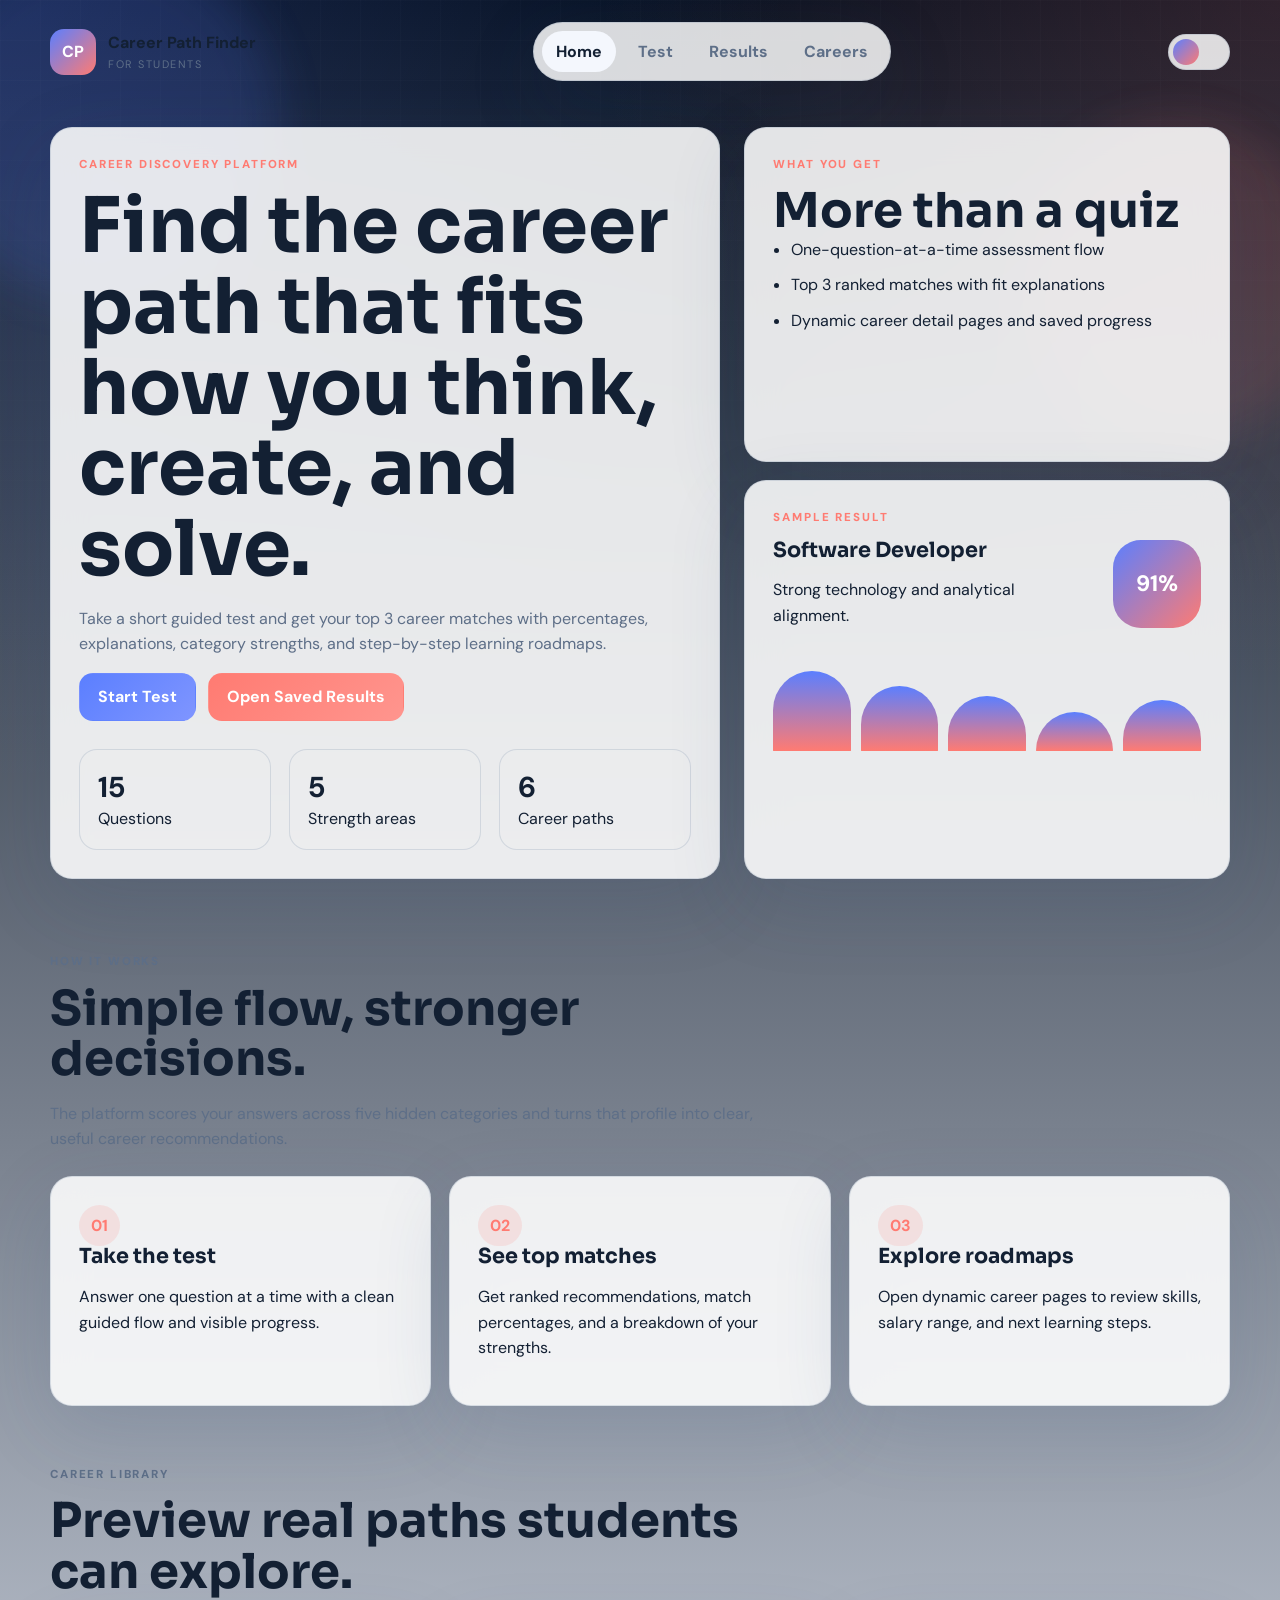
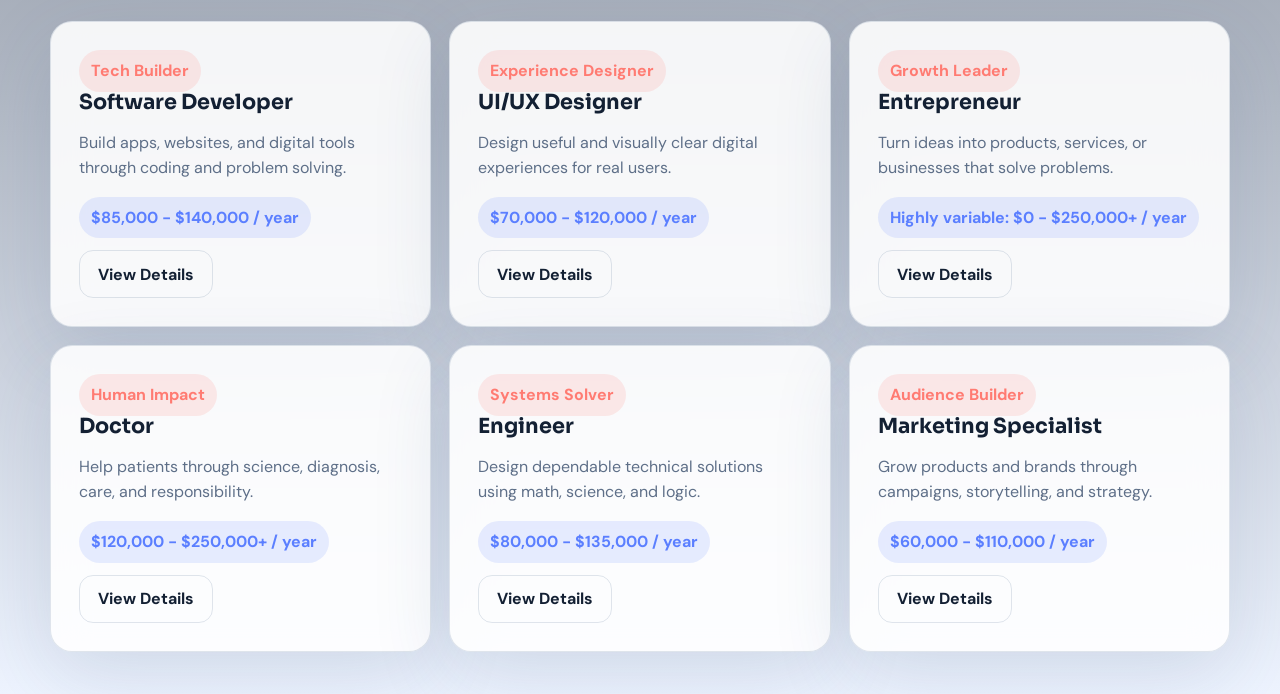
<file: index.html>
<!DOCTYPE html>
<html lang="en">
  <head>
    <meta charset="UTF-8" />
    <meta name="viewport" content="width=device-width, initial-scale=1.0" />
    <title>Career Path Finder for Students</title>
    <meta
      name="description"
      content="Discover the best career path for your personality, interests, and strengths through a polished student-friendly assessment."
    />
    <link rel="preconnect" href="https://fonts.googleapis.com" />
    <link rel="preconnect" href="https://fonts.gstatic.com" crossorigin />
    <link
      href="https://fonts.googleapis.com/css2?family=DM+Sans:wght@400;500;700;800&family=Sora:wght@600;700;800&display=swap"
      rel="stylesheet"
    />
    <link rel="stylesheet" href="styles.css" />
    <script src="data.js" defer></script>
    <script src="script.js" defer></script>
  </head>
  <body data-page="home">
    <div class="page-backdrop">
      <div class="glow glow--left"></div>
      <div class="glow glow--right"></div>
      <div class="noise-grid"></div>
    </div>

    <header class="site-header container">
      <a class="brand" href="index.html">
        <span class="brand__logo">CP</span>
        <span class="brand__text">
          <strong>Career Path Finder</strong>
          <small>for students</small>
        </span>
      </a>

      <nav class="nav" aria-label="Main navigation">
        <a href="index.html" data-nav="home">Home</a>
        <a href="test.html" data-nav="test">Test</a>
        <a href="results.html" data-nav="results">Results</a>
        <a href="career.html" data-nav="career">Careers</a>
      </nav>

      <button class="theme-toggle" id="themeToggle" type="button" aria-label="Toggle color theme">
        <span class="theme-toggle__thumb"></span>
      </button>
    </header>

    <main>
      <section class="hero container">
        <div class="hero__copy surface surface--hero">
          <p class="eyebrow">Career discovery platform</p>
          <h1>Find the career path that fits how you think, create, and solve.</h1>
          <p class="hero__lead">
            Take a short guided test and get your top 3 career matches with
            percentages, explanations, category strengths, and step-by-step learning roadmaps.
          </p>

          <div class="hero__actions">
            <a class="button button--primary" href="test.html">Start Test</a>
            <a class="button button--secondary" href="results.html">Open Saved Results</a>
          </div>

          <div class="stat-row">
            <article class="stat-chip">
              <strong>15</strong>
              <span>Questions</span>
            </article>
            <article class="stat-chip">
              <strong>5</strong>
              <span>Strength areas</span>
            </article>
            <article class="stat-chip">
              <strong>6</strong>
              <span>Career paths</span>
            </article>
          </div>
        </div>

        <div class="hero__panel">
          <article class="surface insight-card">
            <p class="eyebrow">What you get</p>
            <h2>More than a quiz</h2>
            <ul class="stack-list">
              <li>One-question-at-a-time assessment flow</li>
              <li>Top 3 ranked matches with fit explanations</li>
              <li>Dynamic career detail pages and saved progress</li>
            </ul>
          </article>

          <article class="surface preview-card">
            <p class="eyebrow">Sample result</p>
            <div class="preview-card__top">
              <div>
                <h3>Software Developer</h3>
                <p>Strong technology and analytical alignment.</p>
              </div>
              <div class="match-badge">91%</div>
            </div>
            <div class="mini-strengths">
              <span style="--fill: 91%"></span>
              <span style="--fill: 74%"></span>
              <span style="--fill: 62%"></span>
              <span style="--fill: 44%"></span>
              <span style="--fill: 58%"></span>
            </div>
          </article>
        </div>
      </section>

      <section class="section container">
        <div class="section-head">
          <p class="eyebrow">How it works</p>
          <h2>Simple flow, stronger decisions.</h2>
          <p>
            The platform scores your answers across five hidden categories and
            turns that profile into clear, useful career recommendations.
          </p>
        </div>

        <div class="steps-grid">
          <article class="surface step-card">
            <span class="step-card__index">01</span>
            <h3>Take the test</h3>
            <p>Answer one question at a time with a clean guided flow and visible progress.</p>
          </article>
          <article class="surface step-card">
            <span class="step-card__index">02</span>
            <h3>See top matches</h3>
            <p>Get ranked recommendations, match percentages, and a breakdown of your strengths.</p>
          </article>
          <article class="surface step-card">
            <span class="step-card__index">03</span>
            <h3>Explore roadmaps</h3>
            <p>Open dynamic career pages to review skills, salary range, and next learning steps.</p>
          </article>
        </div>
      </section>

      <section class="section container">
        <div class="section-head">
          <p class="eyebrow">Career library</p>
          <h2>Preview real paths students can explore.</h2>
        </div>
        <div class="career-grid" id="careerPreviewGrid"></div>
      </section>
    </main>
  </body>
</html>
</file>
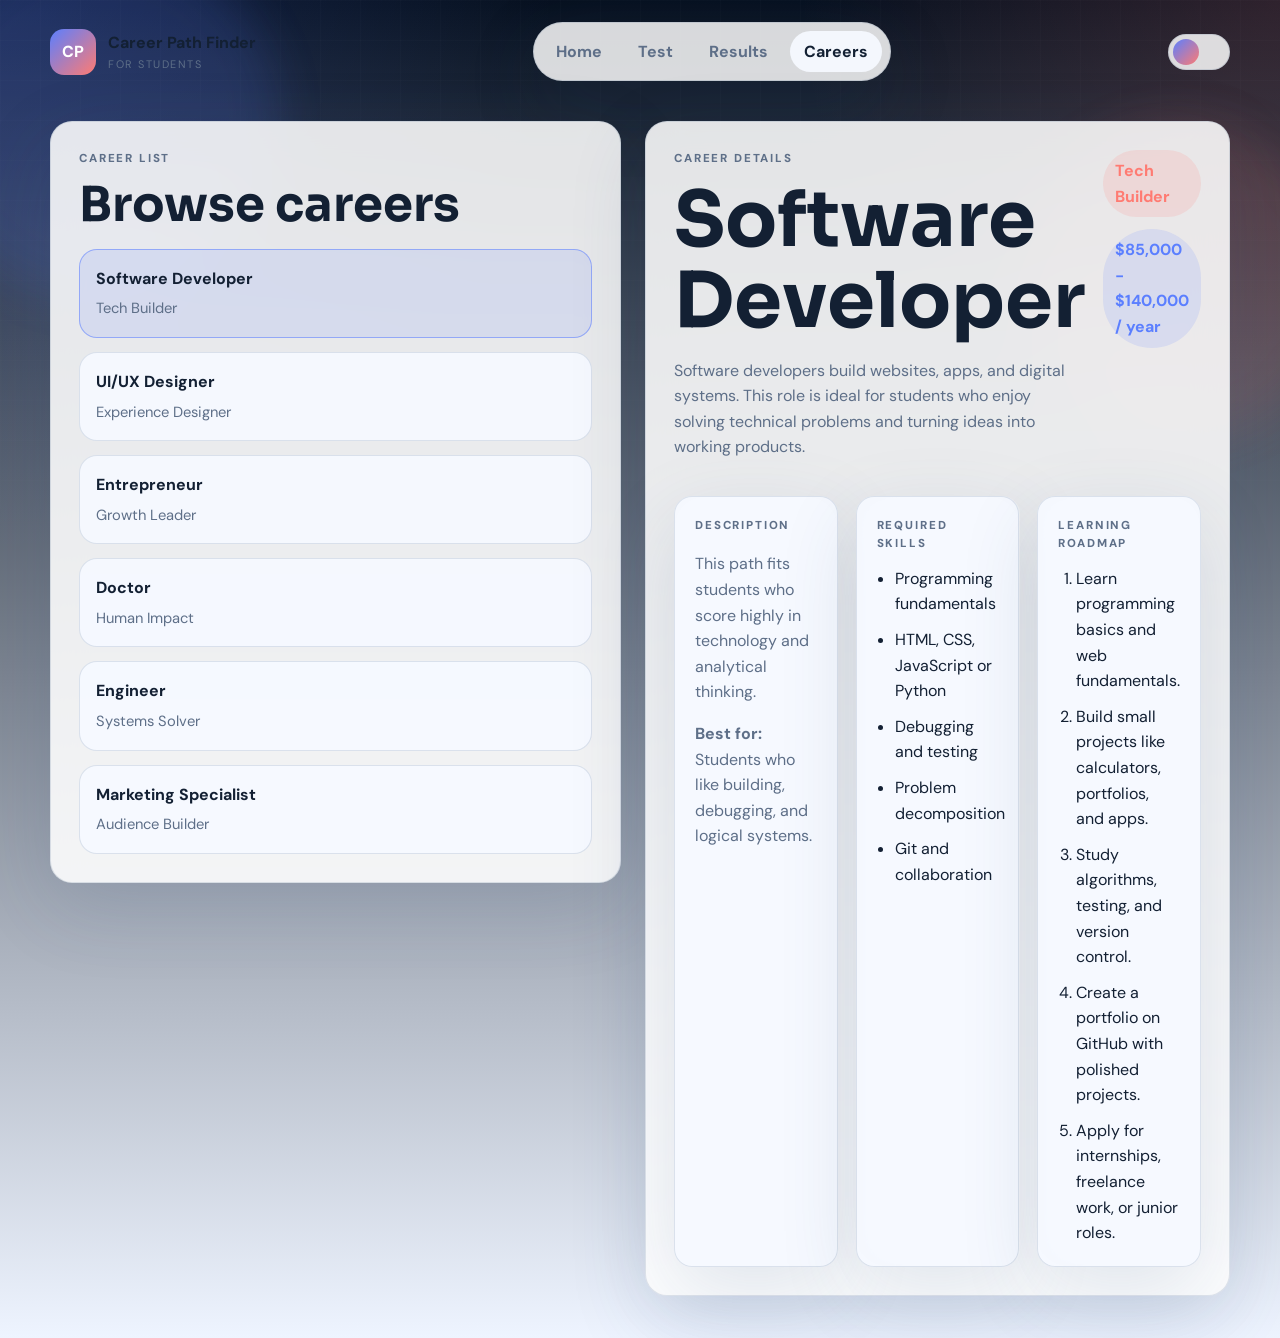
<file: career.html>
<!DOCTYPE html>
<html lang="en">
  <head>
    <meta charset="UTF-8" />
    <meta name="viewport" content="width=device-width, initial-scale=1.0" />
    <title>Career Details | Career Path Finder for Students</title>
    <meta
      name="description"
      content="Browse career descriptions, required skills, salaries, and learning roadmaps."
    />
    <link rel="preconnect" href="https://fonts.googleapis.com" />
    <link rel="preconnect" href="https://fonts.gstatic.com" crossorigin />
    <link
      href="https://fonts.googleapis.com/css2?family=DM+Sans:wght@400;500;700;800&family=Sora:wght@600;700;800&display=swap"
      rel="stylesheet"
    />
    <link rel="stylesheet" href="styles.css" />
    <script src="data.js" defer></script>
    <script src="script.js" defer></script>
  </head>
  <body data-page="career">
    <div class="page-backdrop">
      <div class="glow glow--left"></div>
      <div class="glow glow--right"></div>
      <div class="noise-grid"></div>
    </div>

    <header class="site-header container">
      <a class="brand" href="index.html">
        <span class="brand__logo">CP</span>
        <span class="brand__text">
          <strong>Career Path Finder</strong>
          <small>for students</small>
        </span>
      </a>

      <nav class="nav" aria-label="Main navigation">
        <a href="index.html" data-nav="home">Home</a>
        <a href="test.html" data-nav="test">Test</a>
        <a href="results.html" data-nav="results">Results</a>
        <a href="career.html" data-nav="career">Careers</a>
      </nav>

      <button class="theme-toggle" id="themeToggle" type="button" aria-label="Toggle color theme">
        <span class="theme-toggle__thumb"></span>
      </button>
    </header>

    <main class="container page-section">
      <section class="career-layout">
        <aside class="surface career-menu">
          <div class="section-head section-head--tight">
            <p class="eyebrow">Career list</p>
            <h2>Browse careers</h2>
          </div>
          <div class="career-menu__list" id="careerList"></div>
        </aside>

        <section id="careerDetail"></section>
      </section>
    </main>
  </body>
</html>
</file>
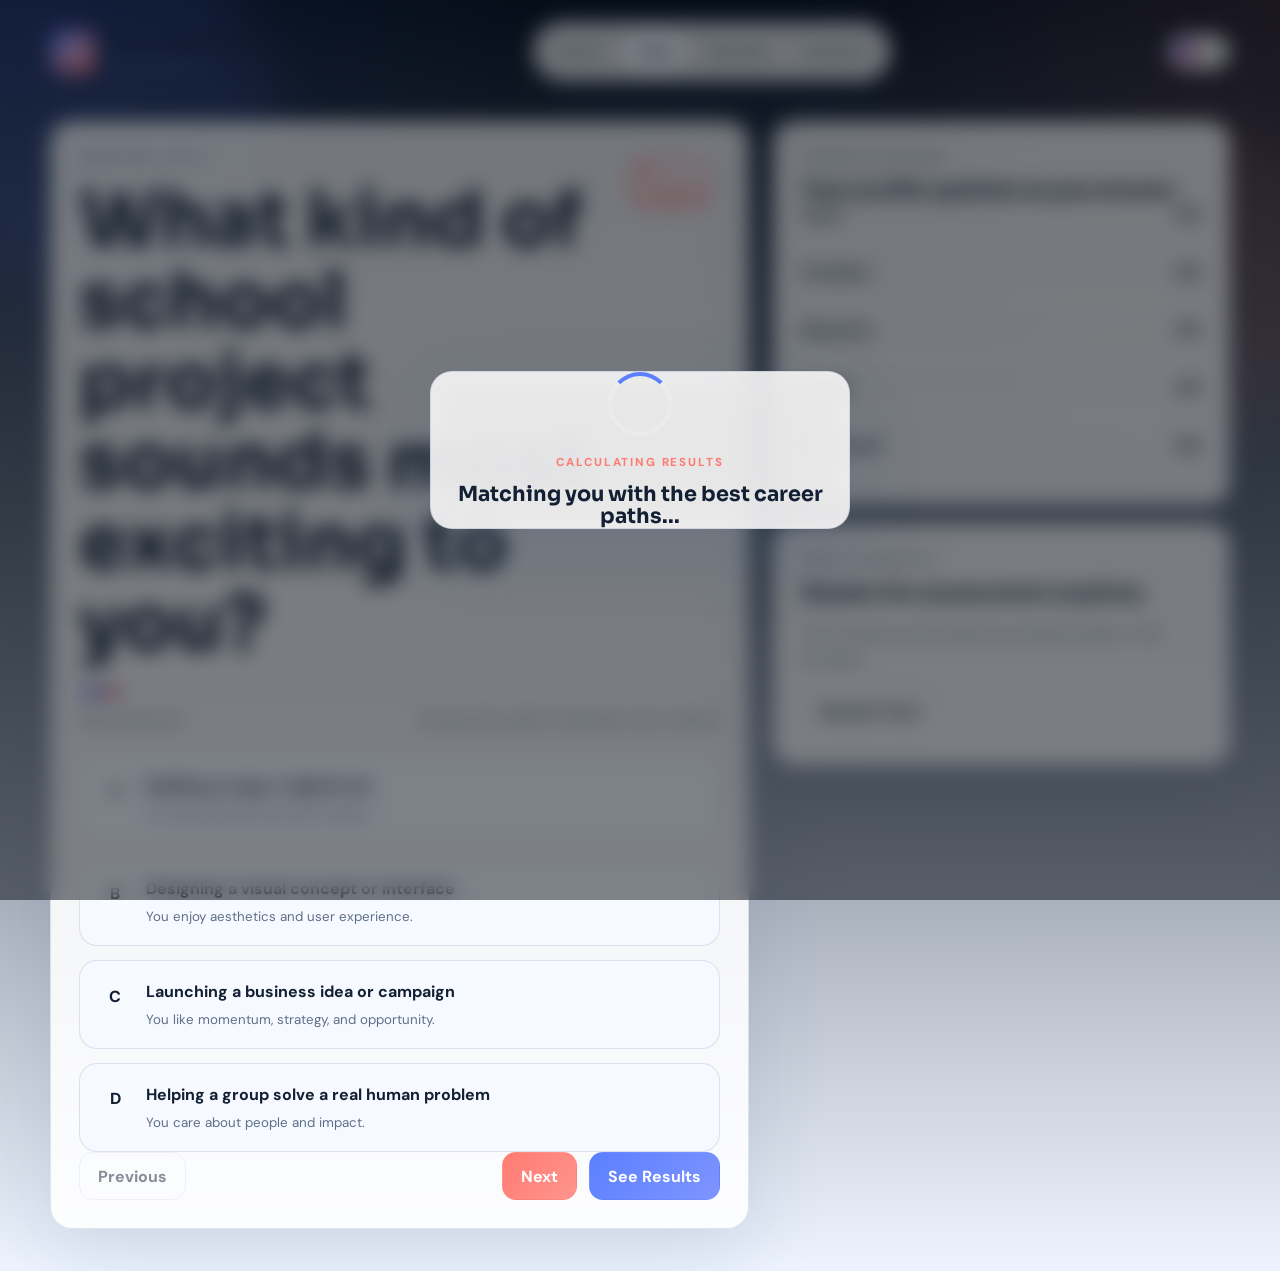
<file: test.html>
<!DOCTYPE html>
<html lang="en">
  <head>
    <meta charset="UTF-8" />
    <meta name="viewport" content="width=device-width, initial-scale=1.0" />
    <title>Career Test | Career Path Finder for Students</title>
    <meta
      name="description"
      content="Complete the career test and discover which career paths best fit your strengths."
    />
    <link rel="preconnect" href="https://fonts.googleapis.com" />
    <link rel="preconnect" href="https://fonts.gstatic.com" crossorigin />
    <link
      href="https://fonts.googleapis.com/css2?family=DM+Sans:wght@400;500;700;800&family=Sora:wght@600;700;800&display=swap"
      rel="stylesheet"
    />
    <link rel="stylesheet" href="styles.css" />
    <script src="data.js" defer></script>
    <script src="script.js" defer></script>
  </head>
  <body data-page="test">
    <div class="page-backdrop">
      <div class="glow glow--left"></div>
      <div class="glow glow--right"></div>
      <div class="noise-grid"></div>
    </div>

    <header class="site-header container">
      <a class="brand" href="index.html">
        <span class="brand__logo">CP</span>
        <span class="brand__text">
          <strong>Career Path Finder</strong>
          <small>for students</small>
        </span>
      </a>

      <nav class="nav" aria-label="Main navigation">
        <a href="index.html" data-nav="home">Home</a>
        <a href="test.html" data-nav="test">Test</a>
        <a href="results.html" data-nav="results">Results</a>
        <a href="career.html" data-nav="career">Careers</a>
      </nav>

      <button class="theme-toggle" id="themeToggle" type="button" aria-label="Toggle color theme">
        <span class="theme-toggle__thumb"></span>
      </button>
    </header>

    <main class="container page-section">
      <section class="surface saved-banner is-hidden" id="savedBanner">
        <div>
          <p class="eyebrow">Saved progress</p>
          <h3>You already started this test.</h3>
          <p>Continue from your saved answers or clear them and start from the beginning.</p>
        </div>
        <div class="action-row">
          <button class="button button--secondary" id="continueSaved" type="button">Continue</button>
          <button class="button button--ghost" id="clearSaved" type="button">Clear</button>
        </div>
      </section>

      <section class="test-layout">
        <article class="surface question-shell">
          <div class="question-shell__head">
            <div>
              <p class="eyebrow" id="questionStep">Question 1 of 15</p>
              <h1 id="questionTitle">Loading question...</h1>
            </div>
            <span class="pill" id="progressSummary">0% complete</span>
          </div>

          <div class="progress-block">
            <div class="progress-bar" aria-hidden="true">
              <div class="progress-bar__fill" id="progressFill"></div>
            </div>
            <div class="progress-copy-row">
              <span id="progressCount">0/15 answered</span>
              <span id="questionPrompt">Choose the option that feels most like you.</span>
            </div>
          </div>

          <div class="option-stack" id="optionList"></div>
          <p class="form-note is-hidden" id="supportNote"></p>

          <div class="action-row action-row--spread">
            <button class="button button--ghost" id="prevQuestion" type="button">Previous</button>
            <div class="action-row">
              <button class="button button--secondary" id="nextQuestion" type="button">Next</button>
              <button class="button button--primary" id="submitTest" type="button" hidden>See Results</button>
            </div>
          </div>
        </article>

        <aside class="sidebar-column">
          <article class="surface helper-card">
            <p class="eyebrow">Strength preview</p>
            <h3>Your profile updates as you answer.</h3>
            <div class="strength-list" id="traitBars"></div>
          </article>

          <article class="surface helper-card">
            <p class="eyebrow">Need to restart?</p>
            <h3>Retake the assessment anytime.</h3>
            <p>Your answers and results are stored locally in the browser.</p>
            <button class="button button--ghost" id="restartTest" type="button">Restart Test</button>
          </article>
        </aside>
      </section>
    </main>

    <div class="overlay is-hidden" id="loadingScreen" aria-live="polite">
      <div class="surface overlay-card">
        <div class="spinner"></div>
        <p class="eyebrow">Calculating results</p>
        <h3>Matching you with the best career paths...</h3>
      </div>
    </div>
  </body>
</html>
</file>
<file: styles.css>
:root {
  --bg: #08111f;
  --bg-elevated: rgba(15, 24, 40, 0.82);
  --surface: rgba(14, 22, 37, 0.86);
  --surface-2: rgba(20, 31, 51, 0.92);
  --text: #f3f7ff;
  --muted: #a9b7cd;
  --border: rgba(140, 166, 210, 0.18);
  --primary: #5b7fff;
  --primary-strong: #7f95ff;
  --accent: #ff7b72;
  --accent-soft: rgba(255, 123, 114, 0.15);
  --success: #3ecf8e;
  --warning: #ffb347;
  --shadow: 0 24px 80px rgba(0, 0, 0, 0.35);
  --radius-xl: 30px;
  --radius-lg: 22px;
  --radius-md: 16px;
  --container: 1180px;
  --transition: 180ms ease;
}

body.dark {
  --bg: #050b16;
  --bg-elevated: rgba(10, 16, 28, 0.84);
  --surface: rgba(10, 18, 32, 0.9);
  --surface-2: rgba(14, 24, 41, 0.95);
}

* {
  box-sizing: border-box;
}

html {
  scroll-behavior: smooth;
}

body {
  margin: 0;
  min-height: 100vh;
  font-family: "DM Sans", sans-serif;
  color: var(--text);
  background:
    radial-gradient(circle at top left, rgba(91, 127, 255, 0.18), transparent 30%),
    radial-gradient(circle at top right, rgba(255, 123, 114, 0.16), transparent 26%),
    linear-gradient(180deg, #071120 0%, var(--bg) 100%);
}

body:not(.dark) {
  --bg: #eef4ff;
  --bg-elevated: rgba(255, 255, 255, 0.84);
  --surface: rgba(255, 255, 255, 0.88);
  --surface-2: rgba(246, 249, 255, 0.95);
  --text: #132033;
  --muted: #5e6f88;
  --border: rgba(73, 98, 140, 0.16);
  --shadow: 0 24px 80px rgba(51, 77, 120, 0.14);
}

a {
  color: inherit;
  text-decoration: none;
}

button,
input,
textarea,
select {
  font: inherit;
}

button {
  cursor: pointer;
}

.page-backdrop {
  position: fixed;
  inset: 0;
  z-index: -1;
  overflow: hidden;
  pointer-events: none;
}

.glow {
  position: absolute;
  border-radius: 50%;
  filter: blur(24px);
  opacity: 0.7;
}

.glow--left {
  width: 360px;
  height: 360px;
  left: -80px;
  top: -60px;
  background: rgba(91, 127, 255, 0.22);
}

.glow--right {
  width: 320px;
  height: 320px;
  right: -60px;
  top: 120px;
  background: rgba(255, 123, 114, 0.18);
}

.noise-grid {
  position: absolute;
  inset: 0;
  background-image:
    linear-gradient(rgba(255, 255, 255, 0.03) 1px, transparent 1px),
    linear-gradient(90deg, rgba(255, 255, 255, 0.03) 1px, transparent 1px);
  background-size: 40px 40px;
  mask-image: linear-gradient(180deg, rgba(0, 0, 0, 0.5), transparent 90%);
}

.container {
  width: min(var(--container), calc(100% - 32px));
  margin: 0 auto;
}

.site-header {
  display: flex;
  align-items: center;
  justify-content: space-between;
  gap: 18px;
  padding: 22px 0;
}

.brand {
  display: inline-flex;
  align-items: center;
  gap: 12px;
}

.brand__logo {
  display: grid;
  place-items: center;
  width: 46px;
  height: 46px;
  border-radius: 14px;
  color: white;
  font-weight: 800;
  background: linear-gradient(135deg, var(--primary), var(--accent));
}

.brand__text strong,
.brand__text small {
  display: block;
}

.brand__text small {
  color: var(--muted);
  text-transform: uppercase;
  letter-spacing: 0.14em;
  font-size: 0.68rem;
}

.nav {
  display: inline-flex;
  align-items: center;
  gap: 8px;
  padding: 8px;
  border-radius: 999px;
  background: var(--bg-elevated);
  border: 1px solid var(--border);
  box-shadow: var(--shadow);
}

.nav a {
  padding: 10px 14px;
  border-radius: 999px;
  color: var(--muted);
  font-weight: 700;
  transition: background var(--transition), color var(--transition);
}

.nav a:hover,
.nav a[aria-current="page"] {
  color: var(--text);
  background: var(--surface-2);
}

.theme-toggle {
  position: relative;
  width: 62px;
  height: 36px;
  border: 1px solid var(--border);
  border-radius: 999px;
  background: var(--bg-elevated);
}

.theme-toggle__thumb {
  position: absolute;
  top: 4px;
  left: 4px;
  width: 26px;
  height: 26px;
  border-radius: 50%;
  background: linear-gradient(135deg, var(--primary), var(--accent));
  transition: transform var(--transition);
}

body.dark .theme-toggle__thumb {
  transform: translateX(26px);
}

.surface {
  background: var(--surface);
  border: 1px solid var(--border);
  border-radius: var(--radius-lg);
  box-shadow: var(--shadow);
  backdrop-filter: blur(18px);
}

.page-section,
.section {
  padding: 18px 0 42px;
}

.hero {
  display: grid;
  grid-template-columns: 1.16fr 0.84fr;
  gap: 24px;
  padding: 24px 0 56px;
}

.surface--hero,
.insight-card,
.preview-card,
.question-shell,
.helper-card,
.chart-panel,
.career-card,
.result-card,
.career-menu,
.career-detail,
.saved-banner,
.hero-summary,
.empty-state,
.step-card {
  padding: 28px;
}

.eyebrow {
  margin: 0 0 12px;
  color: var(--accent);
  text-transform: uppercase;
  letter-spacing: 0.16em;
  font-size: 0.72rem;
  font-weight: 800;
}

h1,
h2,
h3 {
  margin: 0;
  font-family: "Sora", sans-serif;
  line-height: 1.05;
}

h1 {
  font-size: clamp(2.8rem, 6vw, 4.8rem);
}

h2 {
  font-size: clamp(1.8rem, 4vw, 3rem);
}

h3 {
  font-size: 1.3rem;
}

p,
li,
small,
span {
  line-height: 1.6;
}

.hero__lead,
.section-head p,
.career-card p,
.result-card p,
.helper-card p,
.career-detail p,
.question-shell p,
.empty-state p {
  color: var(--muted);
}

.hero__actions,
.action-row {
  display: flex;
  flex-wrap: wrap;
  gap: 12px;
}

.action-row--spread {
  justify-content: space-between;
  align-items: center;
}

.action-row--stack {
  flex-direction: column;
  align-items: stretch;
}

.button {
  display: inline-flex;
  align-items: center;
  justify-content: center;
  min-height: 48px;
  padding: 0 18px;
  border-radius: 14px;
  border: 1px solid transparent;
  font-weight: 700;
  transition:
    transform var(--transition),
    background var(--transition),
    border-color var(--transition),
    box-shadow var(--transition);
}

.button:hover {
  transform: translateY(-1px);
}

.button:disabled {
  opacity: 0.5;
  cursor: not-allowed;
}

.button--primary {
  color: white;
  background: linear-gradient(135deg, var(--primary), var(--primary-strong));
}

.button--secondary {
  color: white;
  background: linear-gradient(135deg, var(--accent), #ff958e);
}

.button--ghost {
  color: var(--text);
  border-color: var(--border);
  background: transparent;
}

.stat-row,
.steps-grid,
.career-grid,
.results-grid,
.career-detail__grid {
  display: grid;
  gap: 18px;
}

.stat-row {
  grid-template-columns: repeat(3, minmax(0, 1fr));
  margin-top: 28px;
}

.stat-chip {
  padding: 18px;
  border: 1px solid var(--border);
  border-radius: 18px;
  background: rgba(255, 255, 255, 0.04);
}

.stat-chip strong {
  display: block;
  font-size: 1.8rem;
}

.hero__panel,
.sidebar-column {
  display: grid;
  gap: 18px;
}

.preview-card__top,
.result-card__top,
.hero-summary,
.career-detail__hero,
.question-shell__head {
  display: flex;
  justify-content: space-between;
  gap: 18px;
  align-items: flex-start;
}

.match-badge {
  display: grid;
  place-items: center;
  min-width: 88px;
  min-height: 88px;
  border-radius: 28px;
  color: white;
  font-weight: 800;
  font-size: 1.4rem;
  background: linear-gradient(135deg, var(--primary), var(--accent));
}

.match-badge--large {
  min-width: 116px;
  min-height: 116px;
  font-size: 2rem;
}

.mini-strengths {
  display: flex;
  gap: 10px;
  align-items: flex-end;
  height: 88px;
  margin-top: 18px;
}

.mini-strengths span {
  flex: 1;
  height: var(--fill);
  border-radius: 999px 999px 10px 10px;
  background: linear-gradient(180deg, var(--primary), var(--accent));
}

.section-head {
  max-width: 720px;
  margin-bottom: 24px;
}

.section-head--tight {
  margin-bottom: 18px;
}

.steps-grid,
.career-grid,
.results-grid {
  grid-template-columns: repeat(3, minmax(0, 1fr));
}

.step-card__index,
.pill,
.salary {
  display: inline-flex;
  width: fit-content;
  align-items: center;
  padding: 8px 12px;
  border-radius: 999px;
  font-weight: 700;
}

.step-card__index,
.pill {
  background: var(--accent-soft);
  color: var(--accent);
}

.salary {
  background: rgba(91, 127, 255, 0.14);
  color: var(--primary);
}

.stack-list,
.roadmap-list {
  margin: 0;
  padding-left: 18px;
  display: grid;
  gap: 10px;
}

.career-card__meta,
.result-card__footer,
.hero-summary__side,
.career-detail__stats {
  display: flex;
  flex-wrap: wrap;
  gap: 12px;
  align-items: center;
}

.hero-summary__side {
  flex-direction: column;
  align-items: flex-end;
}

.saved-banner {
  margin-bottom: 24px;
}

.test-layout,
.results-layout,
.career-layout {
  display: grid;
  grid-template-columns: 1.1fr 0.72fr;
  gap: 24px;
  align-items: start;
}

.progress-block {
  margin: 22px 0;
}

.progress-bar {
  height: 12px;
  border-radius: 999px;
  background: rgba(255, 255, 255, 0.08);
  overflow: hidden;
  border: 1px solid var(--border);
}

.progress-bar__fill {
  height: 100%;
  width: 0;
  border-radius: inherit;
  background: linear-gradient(135deg, var(--primary), var(--accent));
  transition: width 240ms ease;
}

.progress-copy-row {
  display: flex;
  justify-content: space-between;
  gap: 16px;
  margin-top: 10px;
  color: var(--muted);
  font-size: 0.95rem;
}

.option-stack,
.strength-list,
.trait-summary,
.career-menu__list {
  display: grid;
  gap: 14px;
}

.option-card,
.career-list-item {
  width: 100%;
  border: 1px solid var(--border);
  border-radius: 18px;
  background: var(--surface-2);
  color: var(--text);
  transition: transform var(--transition), border-color var(--transition), background var(--transition);
}

.option-card {
  display: grid;
  grid-template-columns: auto 1fr;
  gap: 14px;
  text-align: left;
  padding: 18px;
}

.option-card:hover,
.career-list-item:hover {
  transform: translateY(-1px);
  border-color: rgba(91, 127, 255, 0.38);
}

.option-card.is-selected,
.career-list-item.is-active {
  border-color: rgba(91, 127, 255, 0.55);
  background: rgba(91, 127, 255, 0.12);
}

.option-card__marker {
  display: grid;
  place-items: center;
  width: 34px;
  height: 34px;
  border-radius: 50%;
  font-weight: 800;
  background: rgba(255, 255, 255, 0.08);
}

.option-card__content {
  display: grid;
  gap: 4px;
}

.option-card__content small {
  color: var(--muted);
}

.form-note {
  margin: 18px 0 0;
  color: var(--accent);
}

.is-hidden {
  display: none;
}

.strength-row {
  display: grid;
  gap: 8px;
}

.strength-row__top,
.career-list-item__top {
  display: flex;
  justify-content: space-between;
  gap: 12px;
  font-weight: 700;
}

.strength-row__bar {
  height: 10px;
  border-radius: 999px;
  overflow: hidden;
  background: rgba(255, 255, 255, 0.08);
}

.strength-row__bar span {
  display: block;
  height: 100%;
  border-radius: inherit;
}

.chart-wrap {
  position: relative;
  min-height: 320px;
}

.result-card,
.trait-card,
.inner-card,
.inner-banner {
  border: 1px solid var(--border);
  border-radius: 18px;
  background: var(--surface-2);
}

.result-card,
.trait-card,
.inner-card,
.inner-banner {
  padding: 20px;
}

.trait-card {
  display: flex;
  gap: 14px;
  align-items: flex-start;
}

.trait-card__dot {
  width: 14px;
  height: 14px;
  margin-top: 6px;
  border-radius: 50%;
  flex: 0 0 auto;
}

.career-menu {
  position: sticky;
  top: 16px;
}

.career-list-item {
  padding: 16px;
  text-align: left;
}

.career-list-item p {
  margin: 6px 0 0;
  color: var(--muted);
  font-size: 0.92rem;
}

.career-detail__grid {
  grid-template-columns: repeat(3, minmax(0, 1fr));
  margin-top: 20px;
}

.overlay {
  position: fixed;
  inset: 0;
  display: grid;
  place-items: center;
  background: rgba(5, 10, 18, 0.5);
  backdrop-filter: blur(10px);
}

.overlay-card {
  width: min(420px, calc(100% - 24px));
  text-align: center;
}

.spinner {
  width: 64px;
  height: 64px;
  margin: 0 auto 18px;
  border-radius: 50%;
  border: 4px solid rgba(255, 255, 255, 0.16);
  border-top-color: var(--primary);
  animation: spin 0.8s linear infinite;
}

@keyframes spin {
  to {
    transform: rotate(360deg);
  }
}

@media (max-width: 1040px) {
  .hero,
  .test-layout,
  .results-layout,
  .career-layout,
  .career-detail__grid,
  .steps-grid,
  .career-grid,
  .results-grid {
    grid-template-columns: 1fr;
  }

  .site-header {
    flex-wrap: wrap;
  }

  .nav {
    width: 100%;
    justify-content: center;
    flex-wrap: wrap;
  }

  .hero-summary__side {
    align-items: flex-start;
  }
}

@media (max-width: 720px) {
  .container {
    width: min(var(--container), calc(100% - 20px));
  }

  .surface--hero,
  .insight-card,
  .preview-card,
  .question-shell,
  .helper-card,
  .chart-panel,
  .career-card,
  .result-card,
  .career-menu,
  .career-detail,
  .saved-banner,
  .hero-summary,
  .empty-state,
  .step-card {
    padding: 20px;
  }

  .question-shell__head,
  .hero-summary,
  .career-detail__hero,
  .progress-copy-row {
    flex-direction: column;
    align-items: flex-start;
  }

  .stat-row {
    grid-template-columns: 1fr;
  }
}
</file>
